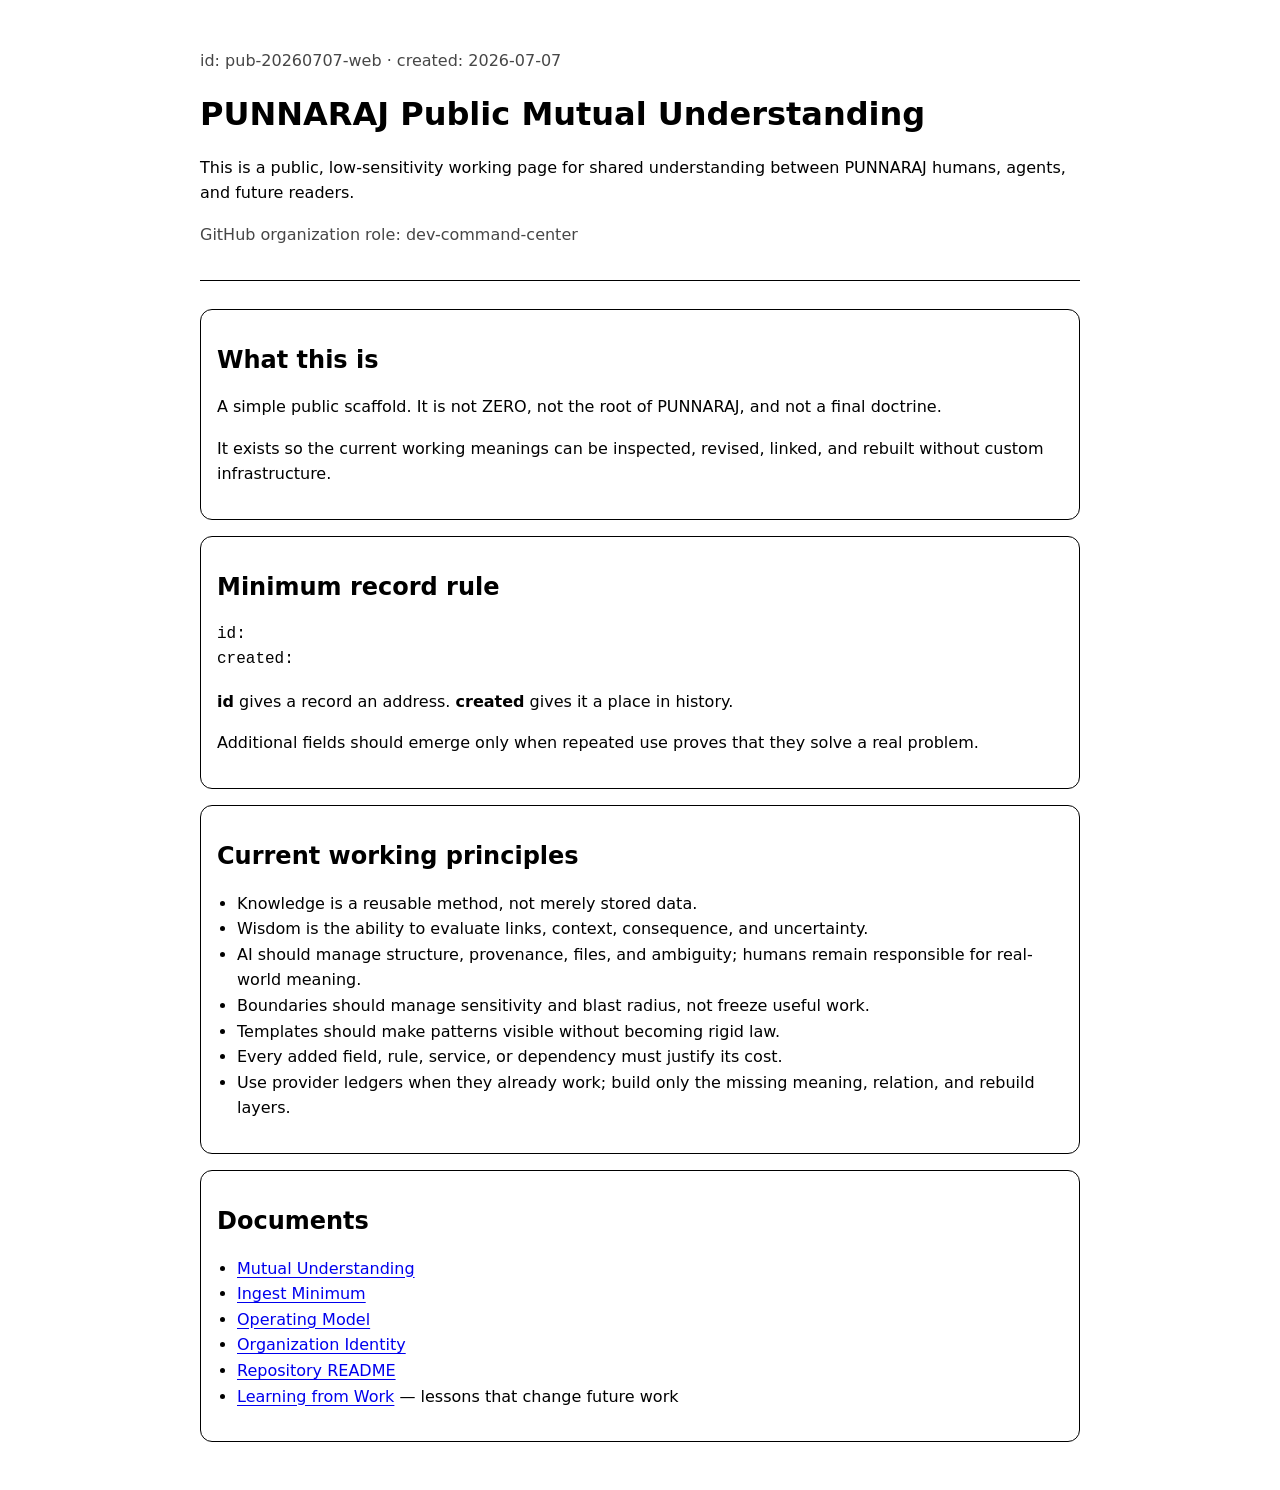
<file: index.html>
<!doctype html>
<html lang="en">
<head>
  <meta charset="utf-8" />
  <meta name="viewport" content="width=device-width, initial-scale=1" />
  <title>PUNNARAJ Public Mutual Understanding</title>
  <link rel="stylesheet" href="styles.css">
</head>
<body>
  <header>
    <p class="meta">id: pub-20260707-web · created: 2026-07-07</p>
    <h1>PUNNARAJ Public Mutual Understanding</h1>
    <p>This is a public, low-sensitivity working page for shared understanding between PUNNARAJ humans, agents, and future readers.</p>
    <p class="meta">GitHub organization role: dev-command-center</p>
  </header>

  <section class="card">
    <h2>What this is</h2>
    <p>A simple public scaffold. It is not ZERO, not the root of PUNNARAJ, and not a final doctrine.</p>
    <p>It exists so the current working meanings can be inspected, revised, linked, and rebuilt without custom infrastructure.</p>
  </section>

  <section class="card">
    <h2>Minimum record rule</h2>
    <pre><code>id:
created:</code></pre>
    <p><strong>id</strong> gives a record an address. <strong>created</strong> gives it a place in history.</p>
    <p>Additional fields should emerge only when repeated use proves that they solve a real problem.</p>
  </section>

  <section class="card">
    <h2>Current working principles</h2>
    <ul>
      <li>Knowledge is a reusable method, not merely stored data.</li>
      <li>Wisdom is the ability to evaluate links, context, consequence, and uncertainty.</li>
      <li>AI should manage structure, provenance, files, and ambiguity; humans remain responsible for real-world meaning.</li>
      <li>Boundaries should manage sensitivity and blast radius, not freeze useful work.</li>
      <li>Templates should make patterns visible without becoming rigid law.</li>
      <li>Every added field, rule, service, or dependency must justify its cost.</li>
      <li>Use provider ledgers when they already work; build only the missing meaning, relation, and rebuild layers.</li>
    </ul>
  </section>

  <section class="card">
    <h2>Documents</h2>
    <ul>
      <li><a href="docs/MUTUAL_UNDERSTANDING.md">Mutual Understanding</a></li>
      <li><a href="docs/INGEST_MINIMUM.md">Ingest Minimum</a></li>
      <li><a href="docs/OPERATING_MODEL.md">Operating Model</a></li>
      <li><a href="docs/ORG_IDENTITY.md">Organization Identity</a></li>
      <li><a href="README.md">Repository README</a></li>
      <li><a href="learning/">Learning from Work</a> — lessons that change future work</li>
    </ul>
  </section>
</body>
</html>
</file>
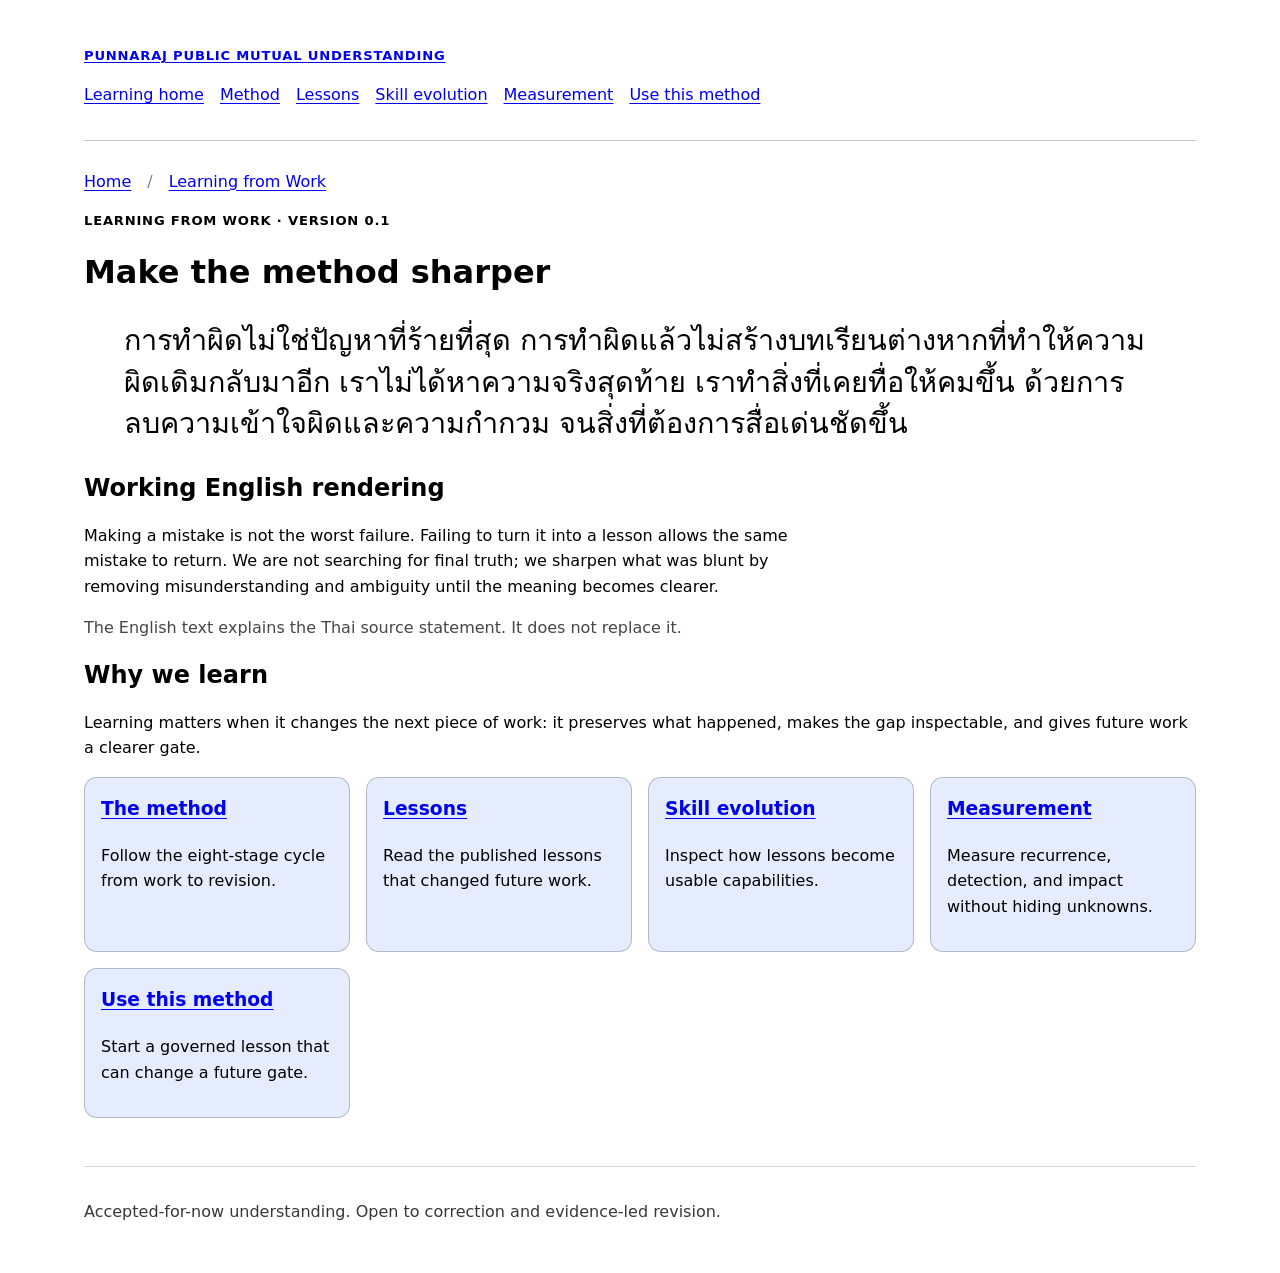
<file: learning/index.html>
<!doctype html>
<html lang="en">
<head>
  <meta charset="utf-8" />
  <meta name="viewport" content="width=device-width, initial-scale=1" />
  <title>Learning from Work · PUNNARAJ</title>
  <link rel="stylesheet" href="../styles.css" />
</head>
<body class="learning-page">
  <a class="skip-link" href="#main">Skip to content</a>
  <header class="site-header">
    <p class="eyebrow"><a href="../">PUNNARAJ Public Mutual Understanding</a></p>
    <nav class="learning-nav" aria-label="Learning navigation">
      <ul>
        <li><a href="./">Learning home</a></li>
        <li><a href="method/">Method</a></li>
        <li><a href="lessons/">Lessons</a></li>
        <li><a href="skills/">Skill evolution</a></li>
        <li><a href="measurement/">Measurement</a></li>
        <li><a href="use-this-method/">Use this method</a></li>
      </ul>
    </nav>
  </header>
  <nav class="breadcrumbs" aria-label="Breadcrumb">
    <ul>
      <li><a href="../">Home</a></li>
      <li><a href="./">Learning from Work</a></li>
    </ul>
  </nav>
  <main id="main">
    <p class="eyebrow">Learning from Work · version 0.1</p>
    <h1>Make the method sharper</h1>
    <blockquote class="source-statement" lang="th">
      <p>การทำผิดไม่ใช่ปัญหาที่ร้ายที่สุด การทำผิดแล้วไม่สร้างบทเรียนต่างหากที่ทำให้ความผิดเดิมกลับมาอีก เราไม่ได้หาความจริงสุดท้าย เราทำสิ่งที่เคยทื่อให้คมขึ้น ด้วยการลบความเข้าใจผิดและความกำกวม จนสิ่งที่ต้องการสื่อเด่นชัดขึ้น</p>
    </blockquote>
    <section aria-labelledby="rendering-title" class="reading">
      <h2 id="rendering-title">Working English rendering</h2>
      <p>Making a mistake is not the worst failure. Failing to turn it into a lesson allows the same mistake to return. We are not searching for final truth; we sharpen what was blunt by removing misunderstanding and ambiguity until the meaning becomes clearer.</p>
      <p class="meta">The English text explains the Thai source statement. It does not replace it.</p>
    </section>
    <section aria-labelledby="paths-title">
      <h2 id="paths-title">Why we learn</h2>
      <p>Learning matters when it changes the next piece of work: it preserves what happened, makes the gap inspectable, and gives future work a clearer gate.</p>
      <div class="lesson-grid">
        <article class="lesson-card">
          <h3><a href="method/">The method</a></h3>
          <p>Follow the eight-stage cycle from work to revision.</p>
        </article>
        <article class="lesson-card">
          <h3><a href="lessons/">Lessons</a></h3>
          <p>Read the published lessons that changed future work.</p>
        </article>
        <article class="lesson-card">
          <h3><a href="skills/">Skill evolution</a></h3>
          <p>Inspect how lessons become usable capabilities.</p>
        </article>
        <article class="lesson-card">
          <h3><a href="measurement/">Measurement</a></h3>
          <p>Measure recurrence, detection, and impact without hiding unknowns.</p>
        </article>
        <article class="lesson-card">
          <h3><a href="use-this-method/">Use this method</a></h3>
          <p>Start a governed lesson that can change a future gate.</p>
        </article>
      </div>
    </section>
  </main>
  <footer class="site-footer">
    <p>Accepted-for-now understanding. Open to correction and evidence-led revision.</p>
  </footer>
</body>
</html>
</file>
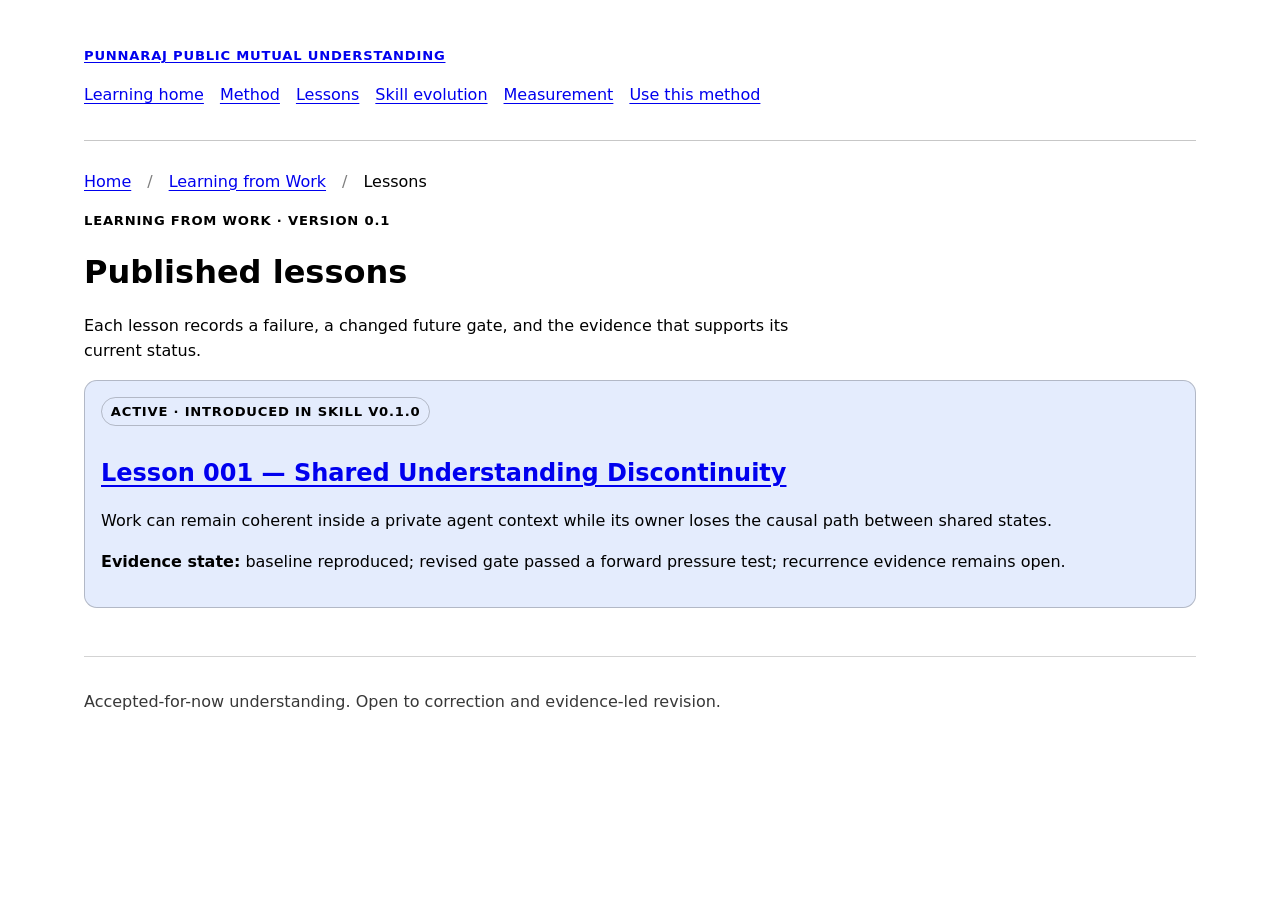
<file: learning/lessons/index.html>
<!doctype html>
<html lang="en">
<head>
  <meta charset="utf-8" />
  <meta name="viewport" content="width=device-width, initial-scale=1" />
  <title>Lessons · PUNNARAJ</title>
  <link rel="stylesheet" href="../../styles.css" />
</head>
<body class="learning-page">
  <a class="skip-link" href="#main">Skip to content</a>
  <header class="site-header">
    <p class="eyebrow"><a href="../../">PUNNARAJ Public Mutual Understanding</a></p>
    <nav class="learning-nav" aria-label="Learning navigation">
      <ul>
        <li><a href="../">Learning home</a></li>
        <li><a href="../method/">Method</a></li>
        <li><a href="./">Lessons</a></li>
        <li><a href="../skills/">Skill evolution</a></li>
        <li><a href="../measurement/">Measurement</a></li>
        <li><a href="../use-this-method/">Use this method</a></li>
      </ul>
    </nav>
  </header>
  <nav class="breadcrumbs" aria-label="Breadcrumb">
    <ul>
      <li><a href="../../">Home</a></li>
      <li><a href="../">Learning from Work</a></li>
      <li>Lessons</li>
    </ul>
  </nav>
  <main id="main">
    <p class="eyebrow">Learning from Work · version 0.1</p>
    <h1>Published lessons</h1>
    <p class="reading">Each lesson records a failure, a changed future gate, and the evidence that supports its current status.</p>
    <div class="lesson-grid">
      <article class="lesson-card">
        <p class="status">Active · introduced in skill v0.1.0</p>
        <h2><a href="001-shared-understanding-discontinuity/">Lesson 001 — Shared Understanding Discontinuity</a></h2>
        <p>Work can remain coherent inside a private agent context while its owner loses the causal path between shared states.</p>
        <p><strong>Evidence state:</strong> baseline reproduced; revised gate passed a forward pressure test; recurrence evidence remains open.</p>
      </article>
    </div>
  </main>
  <footer class="site-footer">
    <p>Accepted-for-now understanding. Open to correction and evidence-led revision.</p>
  </footer>
</body>
</html>
</file>
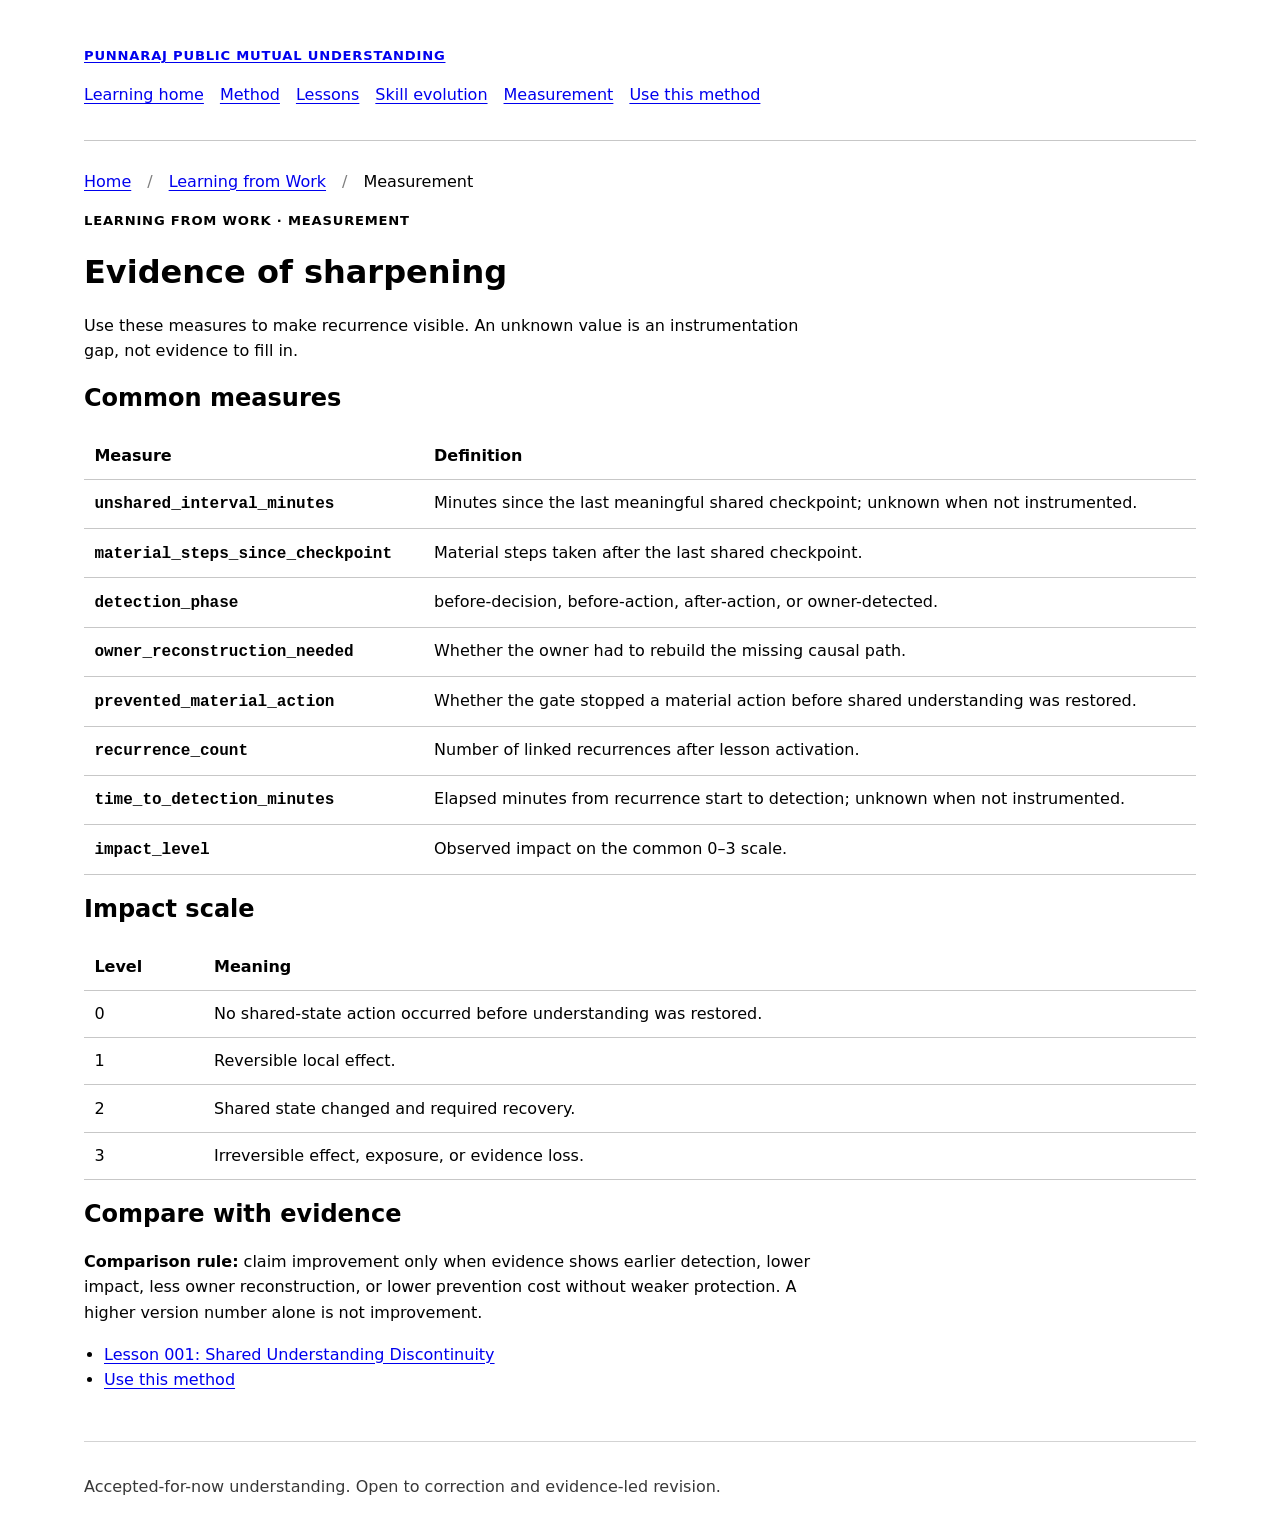
<file: learning/measurement/index.html>
<!doctype html>
<html lang="en">
<head>
  <meta charset="utf-8" />
  <meta name="viewport" content="width=device-width, initial-scale=1" />
  <title>Measurement · PUNNARAJ</title>
  <link rel="stylesheet" href="../../styles.css" />
</head>
<body class="learning-page">
  <a class="skip-link" href="#main">Skip to content</a>
  <header class="site-header">
    <p class="eyebrow"><a href="../../">PUNNARAJ Public Mutual Understanding</a></p>
    <nav class="learning-nav" aria-label="Learning navigation">
      <ul>
        <li><a href="../">Learning home</a></li>
        <li><a href="../method/">Method</a></li>
        <li><a href="../lessons/">Lessons</a></li>
        <li><a href="../skills/">Skill evolution</a></li>
        <li><a href="./" aria-current="page">Measurement</a></li>
        <li><a href="../use-this-method/">Use this method</a></li>
      </ul>
    </nav>
  </header>
  <nav class="breadcrumbs" aria-label="Breadcrumb">
    <ul>
      <li><a href="../../">Home</a></li>
      <li><a href="../">Learning from Work</a></li>
      <li>Measurement</li>
    </ul>
  </nav>
  <main id="main">
    <p class="eyebrow">Learning from Work · measurement</p>
    <h1>Evidence of sharpening</h1>
    <p class="reading">Use these measures to make recurrence visible. An unknown value is an instrumentation gap, not evidence to fill in.</p>
    <section aria-labelledby="metrics-title">
      <h2 id="metrics-title">Common measures</h2>
      <table class="metric-table">
        <thead>
          <tr><th scope="col">Measure</th><th scope="col">Definition</th></tr>
        </thead>
        <tbody>
          <tr><th scope="row"><code>unshared_interval_minutes</code></th><td>Minutes since the last meaningful shared checkpoint; unknown when not instrumented.</td></tr>
          <tr><th scope="row"><code>material_steps_since_checkpoint</code></th><td>Material steps taken after the last shared checkpoint.</td></tr>
          <tr><th scope="row"><code>detection_phase</code></th><td>before-decision, before-action, after-action, or owner-detected.</td></tr>
          <tr><th scope="row"><code>owner_reconstruction_needed</code></th><td>Whether the owner had to rebuild the missing causal path.</td></tr>
          <tr><th scope="row"><code>prevented_material_action</code></th><td>Whether the gate stopped a material action before shared understanding was restored.</td></tr>
          <tr><th scope="row"><code>recurrence_count</code></th><td>Number of linked recurrences after lesson activation.</td></tr>
          <tr><th scope="row"><code>time_to_detection_minutes</code></th><td>Elapsed minutes from recurrence start to detection; unknown when not instrumented.</td></tr>
          <tr><th scope="row"><code>impact_level</code></th><td>Observed impact on the common 0–3 scale.</td></tr>
        </tbody>
      </table>
    </section>
    <section aria-labelledby="impact-title">
      <h2 id="impact-title">Impact scale</h2>
      <table class="metric-table">
        <thead>
          <tr><th scope="col">Level</th><th scope="col">Meaning</th></tr>
        </thead>
        <tbody>
          <tr><td>0</td><td>No shared-state action occurred before understanding was restored.</td></tr>
          <tr><td>1</td><td>Reversible local effect.</td></tr>
          <tr><td>2</td><td>Shared state changed and required recovery.</td></tr>
          <tr><td>3</td><td>Irreversible effect, exposure, or evidence loss.</td></tr>
        </tbody>
      </table>
    </section>
    <section class="reading" aria-labelledby="comparison-title">
      <h2 id="comparison-title">Compare with evidence</h2>
      <p><strong>Comparison rule:</strong> claim improvement only when evidence shows earlier detection, lower impact, less owner reconstruction, or lower prevention cost without weaker protection. A higher version number alone is not improvement.</p>
    </section>
    <nav aria-label="Related learning pages">
      <ul>
        <li><a href="../lessons/001-shared-understanding-discontinuity/">Lesson 001: Shared Understanding Discontinuity</a></li>
        <li><a href="../use-this-method/">Use this method</a></li>
      </ul>
    </nav>
  </main>
  <footer class="site-footer">
    <p>Accepted-for-now understanding. Open to correction and evidence-led revision.</p>
  </footer>
</body>
</html>
</file>
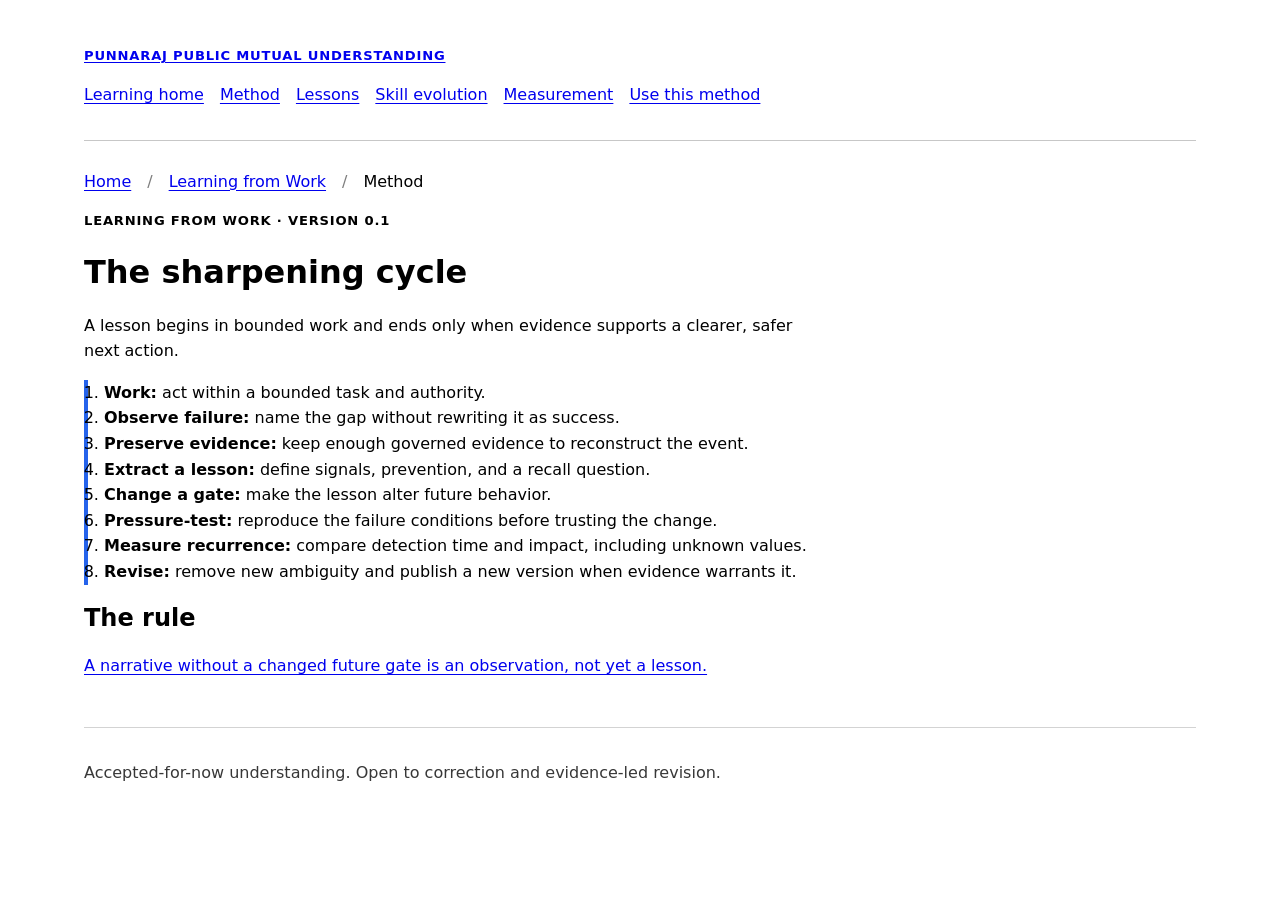
<file: learning/method/index.html>
<!doctype html>
<html lang="en">
<head>
  <meta charset="utf-8" />
  <meta name="viewport" content="width=device-width, initial-scale=1" />
  <title>The Learning Method · PUNNARAJ</title>
  <link rel="stylesheet" href="../../styles.css" />
</head>
<body class="learning-page">
  <a class="skip-link" href="#main">Skip to content</a>
  <header class="site-header">
    <p class="eyebrow"><a href="../../">PUNNARAJ Public Mutual Understanding</a></p>
    <nav class="learning-nav" aria-label="Learning navigation">
      <ul>
        <li><a href="../">Learning home</a></li>
        <li><a href="./">Method</a></li>
        <li><a href="../lessons/">Lessons</a></li>
        <li><a href="../skills/">Skill evolution</a></li>
        <li><a href="../measurement/">Measurement</a></li>
        <li><a href="../use-this-method/">Use this method</a></li>
      </ul>
    </nav>
  </header>
  <nav class="breadcrumbs" aria-label="Breadcrumb">
    <ul>
      <li><a href="../../">Home</a></li>
      <li><a href="../">Learning from Work</a></li>
      <li>Method</li>
    </ul>
  </nav>
  <main id="main">
    <p class="eyebrow">Learning from Work · version 0.1</p>
    <h1>The sharpening cycle</h1>
    <p class="reading">A lesson begins in bounded work and ends only when evidence supports a clearer, safer next action.</p>
    <ol class="cycle">
      <li><strong>Work:</strong> act within a bounded task and authority.</li>
      <li><strong>Observe failure:</strong> name the gap without rewriting it as success.</li>
      <li><strong>Preserve evidence:</strong> keep enough governed evidence to reconstruct the event.</li>
      <li><strong>Extract a lesson:</strong> define signals, prevention, and a recall question.</li>
      <li><strong>Change a gate:</strong> make the lesson alter future behavior.</li>
      <li><strong>Pressure-test:</strong> reproduce the failure conditions before trusting the change.</li>
      <li><strong>Measure recurrence:</strong> compare detection time and impact, including unknown values.</li>
      <li><strong>Revise:</strong> remove new ambiguity and publish a new version when evidence warrants it.</li>
    </ol>
    <section aria-labelledby="rule-title" class="reading">
      <h2 id="rule-title">The rule</h2>
      <p><a href="../use-this-method/">A narrative without a changed future gate is an observation, not yet a lesson.</a></p>
    </section>
  </main>
  <footer class="site-footer">
    <p>Accepted-for-now understanding. Open to correction and evidence-led revision.</p>
  </footer>
</body>
</html>
</file>
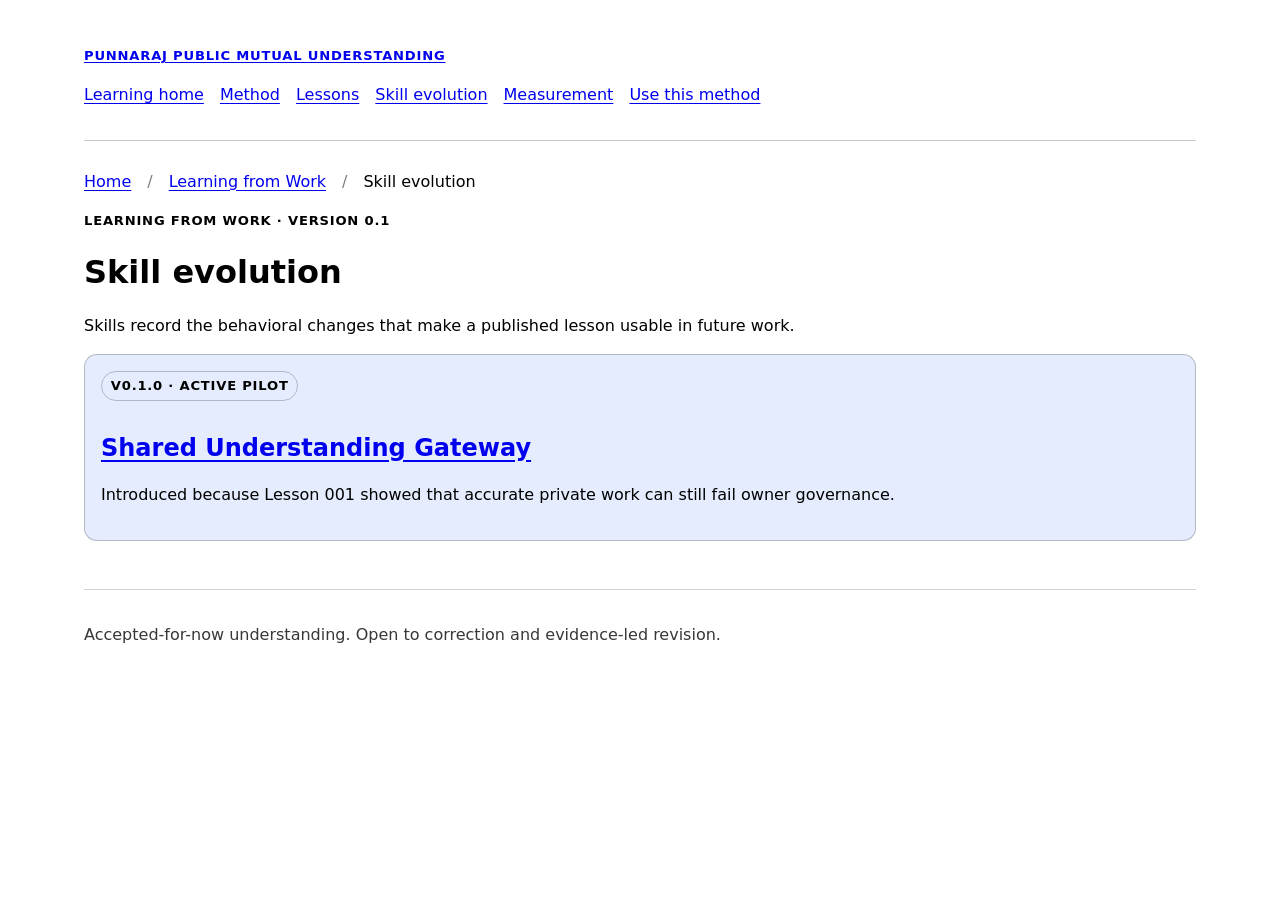
<file: learning/skills/index.html>
<!doctype html>
<html lang="en">
<head>
  <meta charset="utf-8" />
  <meta name="viewport" content="width=device-width, initial-scale=1" />
  <title>Skill evolution · PUNNARAJ</title>
  <link rel="stylesheet" href="../../styles.css" />
</head>
<body class="learning-page">
  <a class="skip-link" href="#main">Skip to content</a>
  <header class="site-header">
    <p class="eyebrow"><a href="../../">PUNNARAJ Public Mutual Understanding</a></p>
    <nav class="learning-nav" aria-label="Learning navigation">
      <ul>
        <li><a href="../">Learning home</a></li>
        <li><a href="../method/">Method</a></li>
        <li><a href="../lessons/">Lessons</a></li>
        <li><a href="./">Skill evolution</a></li>
        <li><a href="../measurement/">Measurement</a></li>
        <li><a href="../use-this-method/">Use this method</a></li>
      </ul>
    </nav>
  </header>
  <nav class="breadcrumbs" aria-label="Breadcrumb">
    <ul>
      <li><a href="../../">Home</a></li>
      <li><a href="../">Learning from Work</a></li>
      <li>Skill evolution</li>
    </ul>
  </nav>
  <main id="main">
    <p class="eyebrow">Learning from Work · version 0.1</p>
    <h1>Skill evolution</h1>
    <p class="reading">Skills record the behavioral changes that make a published lesson usable in future work.</p>
    <div class="lesson-grid">
      <article class="lesson-card">
        <p class="status">v0.1.0 · active pilot</p>
        <h2><a href="shared-understanding-gateway/">Shared Understanding Gateway</a></h2>
        <p>Introduced because Lesson 001 showed that accurate private work can still fail owner governance.</p>
      </article>
    </div>
  </main>
  <footer class="site-footer">
    <p>Accepted-for-now understanding. Open to correction and evidence-led revision.</p>
  </footer>
</body>
</html>
</file>
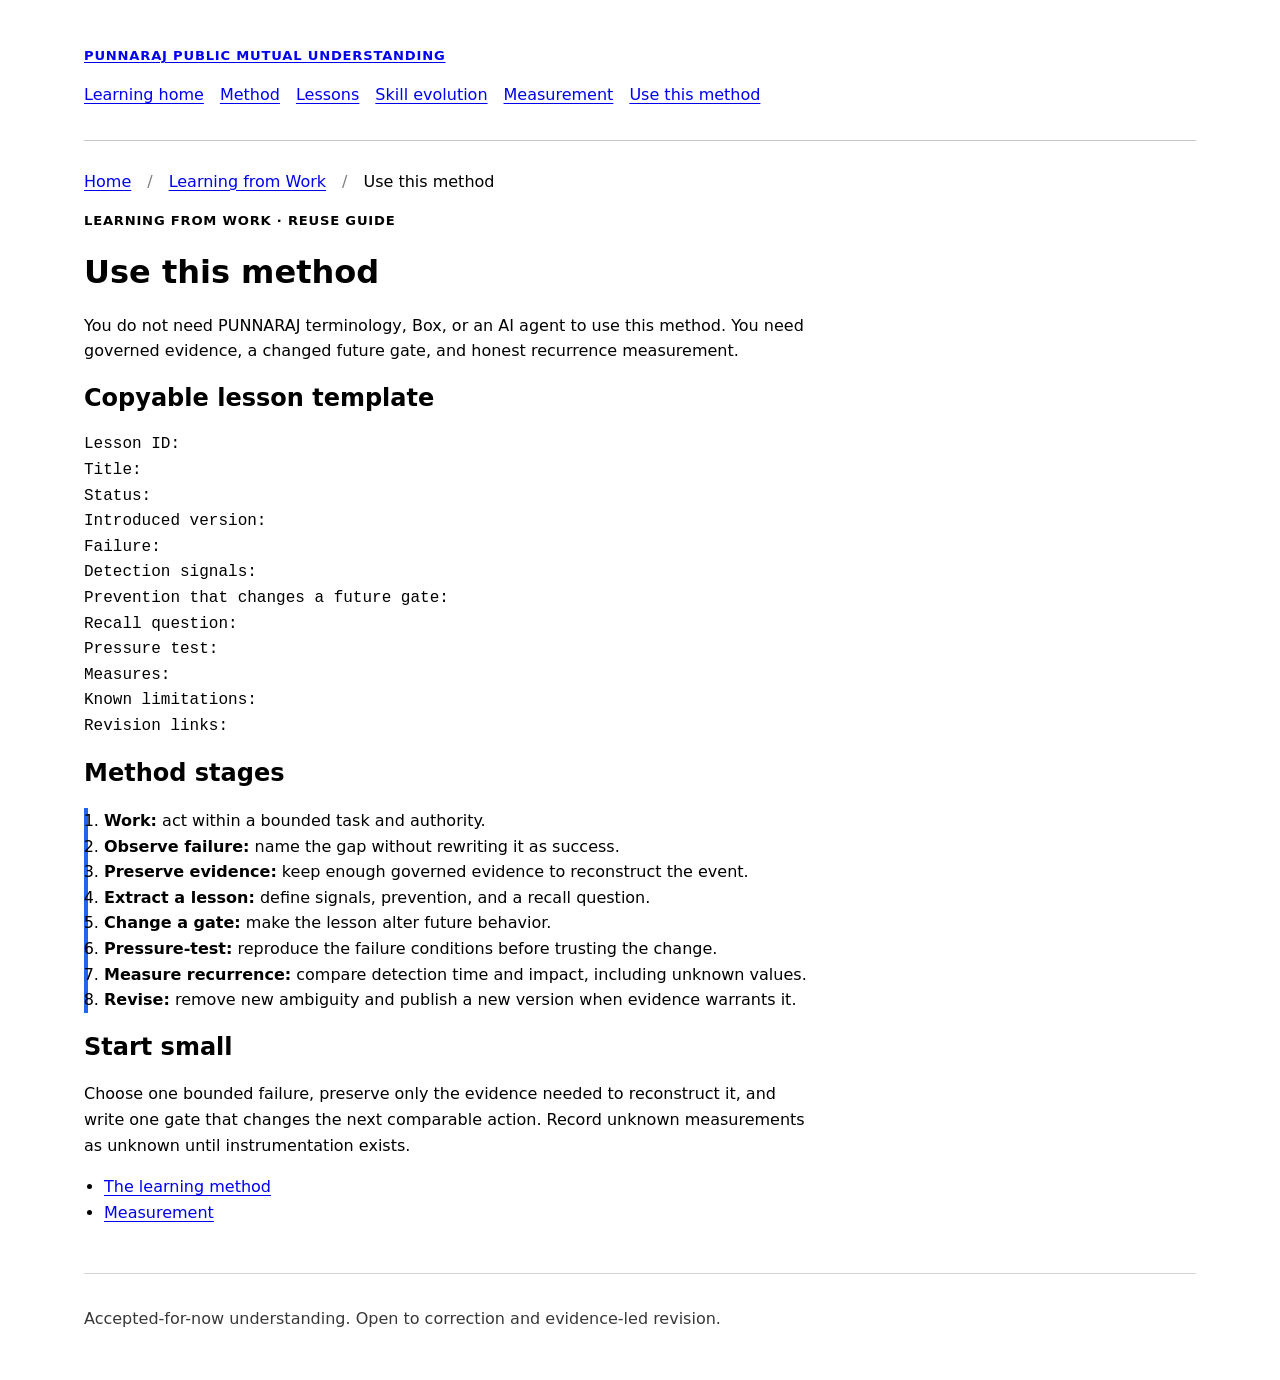
<file: learning/use-this-method/index.html>
<!doctype html>
<html lang="en">
<head>
  <meta charset="utf-8" />
  <meta name="viewport" content="width=device-width, initial-scale=1" />
  <title>Use This Method · PUNNARAJ</title>
  <link rel="stylesheet" href="../../styles.css" />
</head>
<body class="learning-page">
  <a class="skip-link" href="#main">Skip to content</a>
  <header class="site-header">
    <p class="eyebrow"><a href="../../">PUNNARAJ Public Mutual Understanding</a></p>
    <nav class="learning-nav" aria-label="Learning navigation">
      <ul>
        <li><a href="../">Learning home</a></li>
        <li><a href="../method/">Method</a></li>
        <li><a href="../lessons/">Lessons</a></li>
        <li><a href="../skills/">Skill evolution</a></li>
        <li><a href="../measurement/">Measurement</a></li>
        <li><a href="./" aria-current="page">Use this method</a></li>
      </ul>
    </nav>
  </header>
  <nav class="breadcrumbs" aria-label="Breadcrumb">
    <ul>
      <li><a href="../../">Home</a></li>
      <li><a href="../">Learning from Work</a></li>
      <li>Use this method</li>
    </ul>
  </nav>
  <main id="main">
    <p class="eyebrow">Learning from Work · reuse guide</p>
    <h1>Use this method</h1>
    <p class="reading">You do not need PUNNARAJ terminology, Box, or an AI agent to use this method. You need governed evidence, a changed future gate, and honest recurrence measurement.</p>
    <section aria-labelledby="template-title">
      <h2 id="template-title">Copyable lesson template</h2>
      <pre><code>Lesson ID:
Title:
Status:
Introduced version:
Failure:
Detection signals:
Prevention that changes a future gate:
Recall question:
Pressure test:
Measures:
Known limitations:
Revision links:</code></pre>
    </section>
    <section aria-labelledby="stages-title" class="reading">
      <h2 id="stages-title">Method stages</h2>
      <ol class="cycle">
        <li><strong>Work:</strong> act within a bounded task and authority.</li>
        <li><strong>Observe failure:</strong> name the gap without rewriting it as success.</li>
        <li><strong>Preserve evidence:</strong> keep enough governed evidence to reconstruct the event.</li>
        <li><strong>Extract a lesson:</strong> define signals, prevention, and a recall question.</li>
        <li><strong>Change a gate:</strong> make the lesson alter future behavior.</li>
        <li><strong>Pressure-test:</strong> reproduce the failure conditions before trusting the change.</li>
        <li><strong>Measure recurrence:</strong> compare detection time and impact, including unknown values.</li>
        <li><strong>Revise:</strong> remove new ambiguity and publish a new version when evidence warrants it.</li>
      </ol>
    </section>
    <section class="reading" aria-labelledby="start-title">
      <h2 id="start-title">Start small</h2>
      <p>Choose one bounded failure, preserve only the evidence needed to reconstruct it, and write one gate that changes the next comparable action. Record unknown measurements as unknown until instrumentation exists.</p>
    </section>
    <nav aria-label="Related learning pages">
      <ul>
        <li><a href="../method/">The learning method</a></li>
        <li><a href="../measurement/">Measurement</a></li>
      </ul>
    </nav>
  </main>
  <footer class="site-footer">
    <p>Accepted-for-now understanding. Open to correction and evidence-led revision.</p>
  </footer>
</body>
</html>
</file>
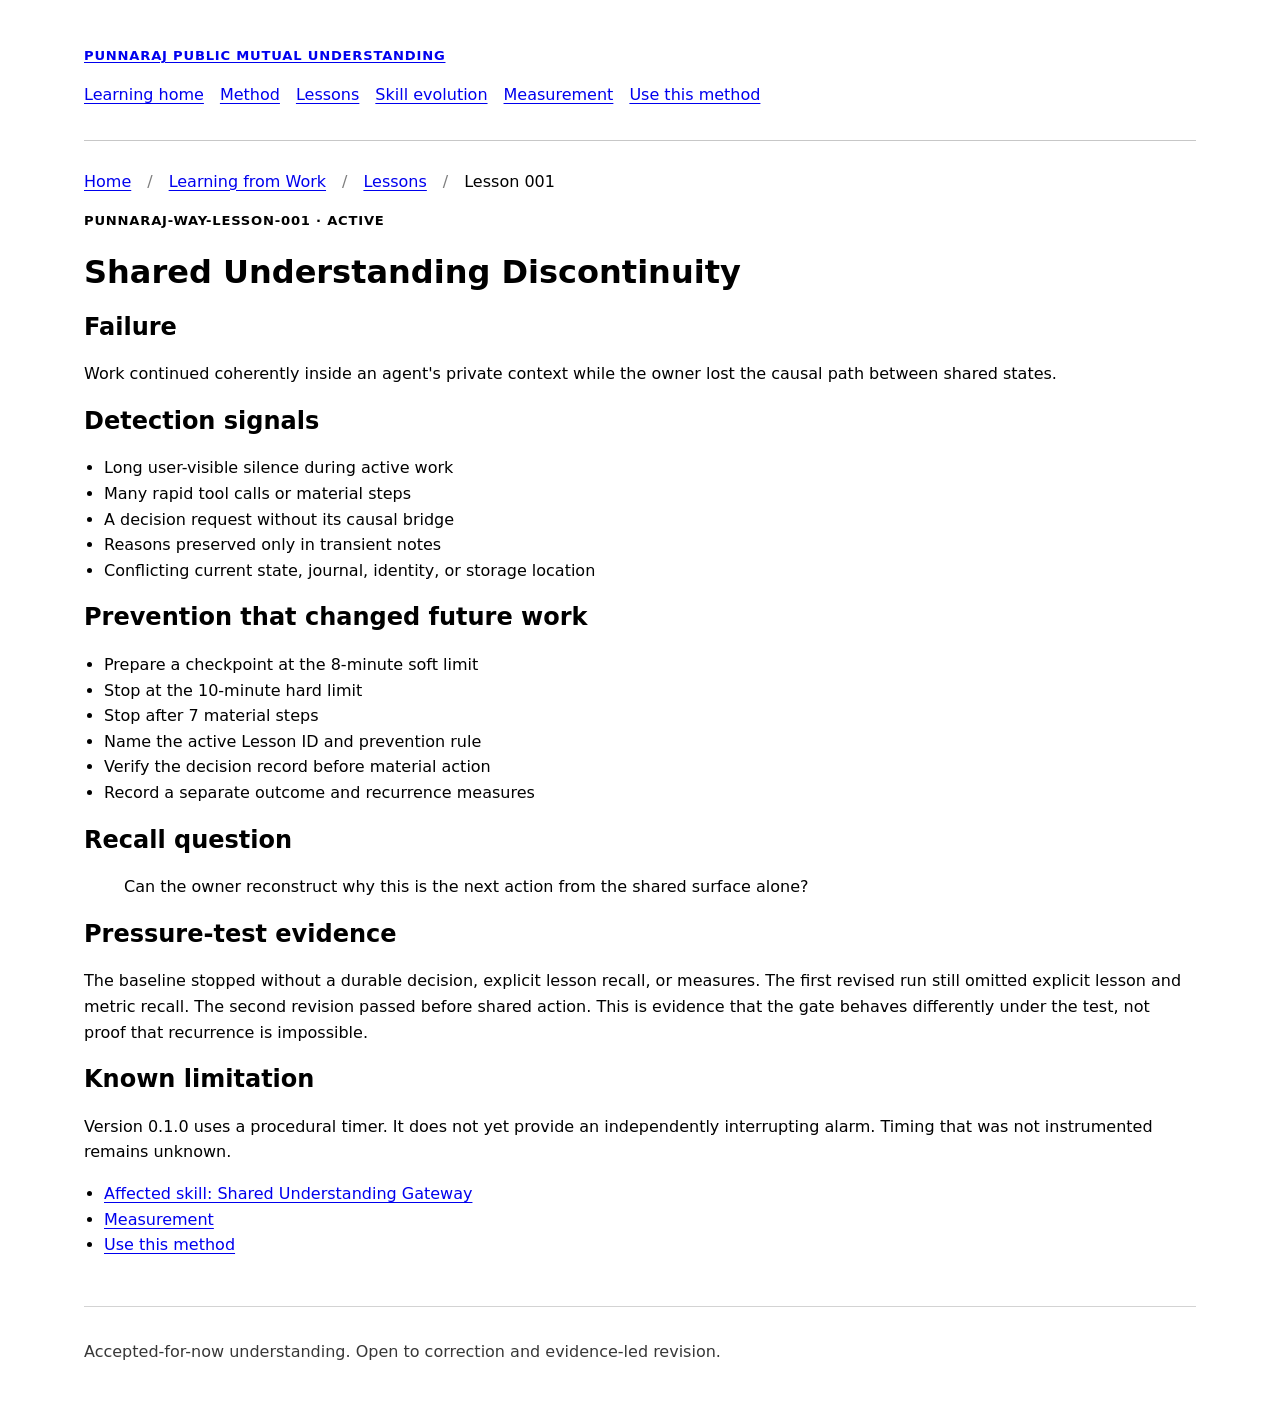
<file: learning/lessons/001-shared-understanding-discontinuity/index.html>
<!doctype html>
<html lang="en">
<head>
  <meta charset="utf-8" />
  <meta name="viewport" content="width=device-width, initial-scale=1" />
  <title>Lesson 001: Shared Understanding Discontinuity · PUNNARAJ</title>
  <link rel="stylesheet" href="../../../styles.css" />
</head>
<body class="learning-page">
  <a class="skip-link" href="#main">Skip to content</a>
  <header class="site-header">
    <p class="eyebrow"><a href="../../../">PUNNARAJ Public Mutual Understanding</a></p>
    <nav class="learning-nav" aria-label="Learning navigation">
      <ul>
        <li><a href="../../">Learning home</a></li>
        <li><a href="../../method/">Method</a></li>
        <li><a href="../">Lessons</a></li>
        <li><a href="../../skills/">Skill evolution</a></li>
        <li><a href="../../measurement/">Measurement</a></li>
        <li><a href="../../use-this-method/">Use this method</a></li>
      </ul>
    </nav>
  </header>
  <nav class="breadcrumbs" aria-label="Breadcrumb">
    <ul>
      <li><a href="../../../">Home</a></li>
      <li><a href="../../">Learning from Work</a></li>
      <li><a href="../">Lessons</a></li>
      <li>Lesson 001</li>
    </ul>
  </nav>
  <main id="main">
    <p class="eyebrow">PUNNARAJ-WAY-LESSON-001 · active</p>
    <h1>Shared Understanding Discontinuity</h1>
    <section>
      <h2>Failure</h2>
      <p>Work continued coherently inside an agent's private context while the owner lost the causal path between shared states.</p>
    </section>
    <section>
      <h2>Detection signals</h2>
      <ul>
        <li>Long user-visible silence during active work</li>
        <li>Many rapid tool calls or material steps</li>
        <li>A decision request without its causal bridge</li>
        <li>Reasons preserved only in transient notes</li>
        <li>Conflicting current state, journal, identity, or storage location</li>
      </ul>
    </section>
    <section>
      <h2>Prevention that changed future work</h2>
      <ul>
        <li>Prepare a checkpoint at the 8-minute soft limit</li>
        <li>Stop at the 10-minute hard limit</li>
        <li>Stop after 7 material steps</li>
        <li>Name the active Lesson ID and prevention rule</li>
        <li>Verify the decision record before material action</li>
        <li>Record a separate outcome and recurrence measures</li>
      </ul>
    </section>
    <section>
      <h2>Recall question</h2>
      <blockquote><p>Can the owner reconstruct why this is the next action from the shared surface alone?</p></blockquote>
    </section>
    <section>
      <h2>Pressure-test evidence</h2>
      <p>The baseline stopped without a durable decision, explicit lesson recall, or measures. The first revised run still omitted explicit lesson and metric recall. The second revision passed before shared action. This is evidence that the gate behaves differently under the test, not proof that recurrence is impossible.</p>
    </section>
    <section>
      <h2>Known limitation</h2>
      <p>Version 0.1.0 uses a procedural timer. It does not yet provide an independently interrupting alarm. Timing that was not instrumented remains unknown.</p>
    </section>
    <nav aria-label="Related learning pages">
      <ul>
        <li><a href="../../skills/shared-understanding-gateway/">Affected skill: Shared Understanding Gateway</a></li>
        <li><a href="../../measurement/">Measurement</a></li>
        <li><a href="../../use-this-method/">Use this method</a></li>
      </ul>
    </nav>
  </main>
  <footer class="site-footer">
    <p>Accepted-for-now understanding. Open to correction and evidence-led revision.</p>
  </footer>
</body>
</html>
</file>
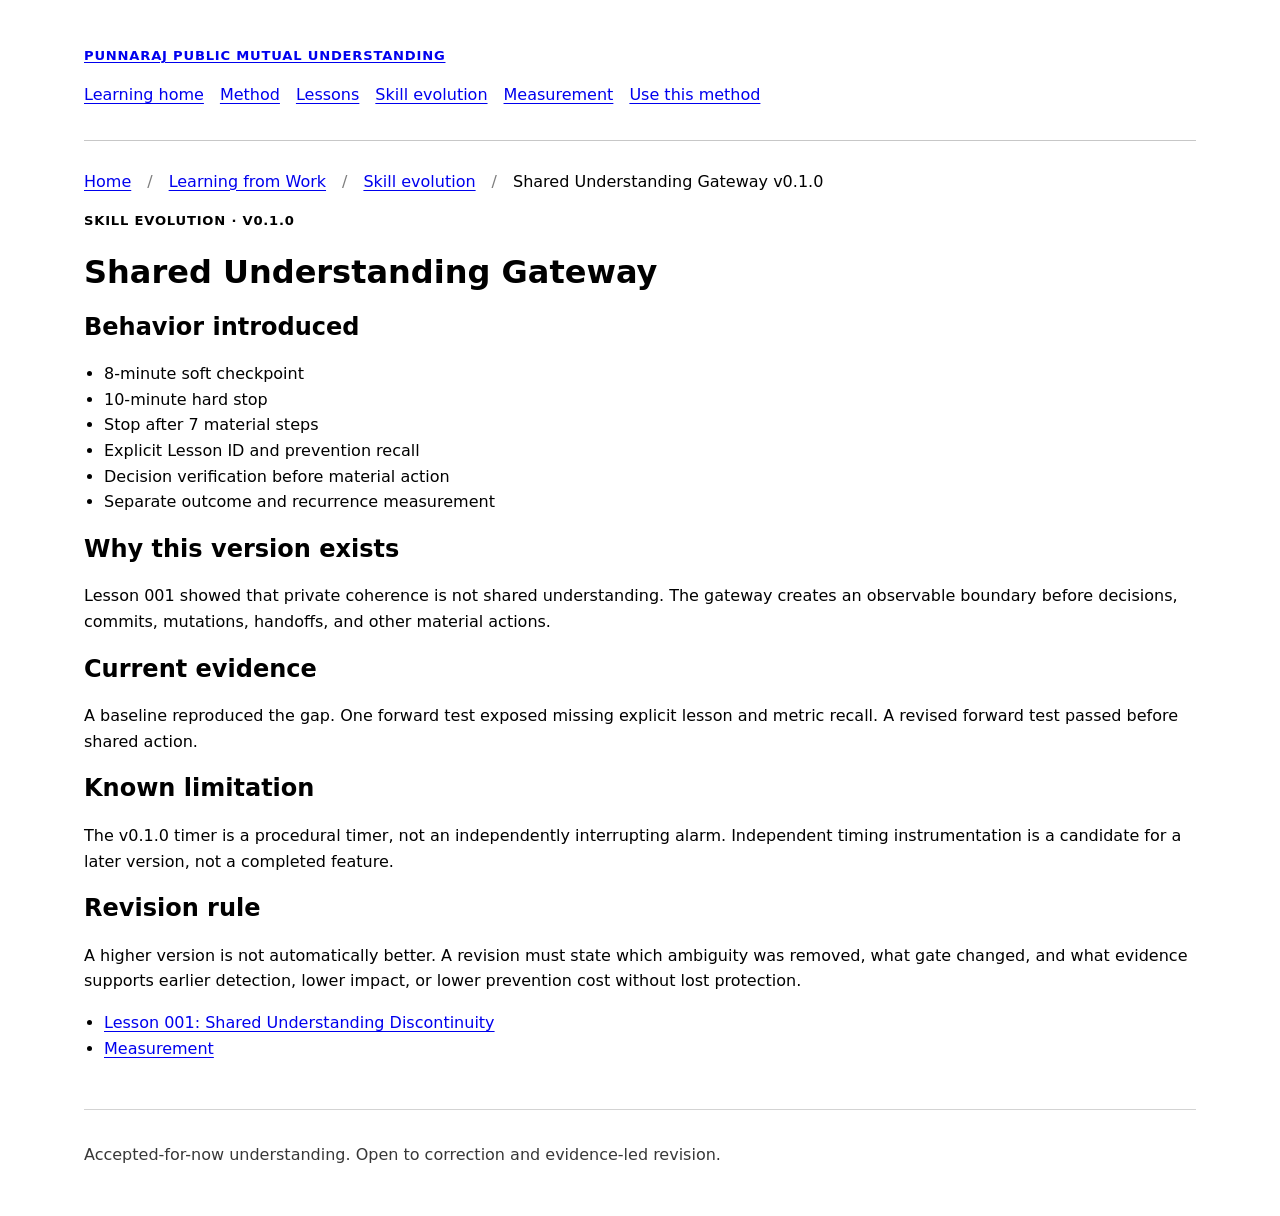
<file: learning/skills/shared-understanding-gateway/index.html>
<!doctype html>
<html lang="en">
<head>
  <meta charset="utf-8" />
  <meta name="viewport" content="width=device-width, initial-scale=1" />
  <title>Shared Understanding Gateway v0.1.0 · PUNNARAJ</title>
  <link rel="stylesheet" href="../../../styles.css" />
</head>
<body class="learning-page">
  <a class="skip-link" href="#main">Skip to content</a>
  <header class="site-header">
    <p class="eyebrow"><a href="../../../">PUNNARAJ Public Mutual Understanding</a></p>
    <nav class="learning-nav" aria-label="Learning navigation">
      <ul>
        <li><a href="../../">Learning home</a></li>
        <li><a href="../../method/">Method</a></li>
        <li><a href="../../lessons/">Lessons</a></li>
        <li><a href="../">Skill evolution</a></li>
        <li><a href="../../measurement/">Measurement</a></li>
        <li><a href="../../use-this-method/">Use this method</a></li>
      </ul>
    </nav>
  </header>
  <nav class="breadcrumbs" aria-label="Breadcrumb">
    <ul>
      <li><a href="../../../">Home</a></li>
      <li><a href="../../">Learning from Work</a></li>
      <li><a href="../">Skill evolution</a></li>
      <li>Shared Understanding Gateway v0.1.0</li>
    </ul>
  </nav>
  <main id="main">
    <p class="eyebrow">Skill evolution · v0.1.0</p>
    <h1>Shared Understanding Gateway</h1>
    <section>
      <h2>Behavior introduced</h2>
      <ul>
        <li>8-minute soft checkpoint</li>
        <li>10-minute hard stop</li>
        <li>Stop after 7 material steps</li>
        <li>Explicit Lesson ID and prevention recall</li>
        <li>Decision verification before material action</li>
        <li>Separate outcome and recurrence measurement</li>
      </ul>
    </section>
    <section>
      <h2>Why this version exists</h2>
      <p>Lesson 001 showed that private coherence is not shared understanding. The gateway creates an observable boundary before decisions, commits, mutations, handoffs, and other material actions.</p>
    </section>
    <section>
      <h2>Current evidence</h2>
      <p>A baseline reproduced the gap. One forward test exposed missing explicit lesson and metric recall. A revised forward test passed before shared action.</p>
    </section>
    <section>
      <h2>Known limitation</h2>
      <p>The v0.1.0 timer is a procedural timer, not an independently interrupting alarm. Independent timing instrumentation is a candidate for a later version, not a completed feature.</p>
    </section>
    <section>
      <h2>Revision rule</h2>
      <p>A higher version is not automatically better. A revision must state which ambiguity was removed, what gate changed, and what evidence supports earlier detection, lower impact, or lower prevention cost without lost protection.</p>
    </section>
    <nav aria-label="Related learning pages">
      <ul>
        <li><a href="../../lessons/001-shared-understanding-discontinuity/">Lesson 001: Shared Understanding Discontinuity</a></li>
        <li><a href="../../measurement/">Measurement</a></li>
      </ul>
    </nav>
  </main>
  <footer class="site-footer">
    <p>Accepted-for-now understanding. Open to correction and evidence-led revision.</p>
  </footer>
</body>
</html>
</file>
<file: styles.css>
:root { color-scheme: light dark; }
body { font-family: system-ui, -apple-system, BlinkMacSystemFont, "Segoe UI", sans-serif; line-height: 1.6; max-width: 920px; margin: 0 auto; padding: 32px 20px; }
header { border-bottom: 1px solid currentColor; margin-bottom: 28px; padding-bottom: 16px; }
h1, h2 { line-height: 1.2; }
code, pre { font-family: ui-monospace, SFMono-Regular, Menlo, Consolas, monospace; }
.meta { opacity: .72; }
.card { border: 1px solid currentColor; border-radius: 12px; padding: 16px; margin: 16px 0; }
ul { padding-left: 1.25rem; }

:root {
  --page-max: 72rem;
  --reading-max: 46rem;
  --learning-accent: #2563eb;
  --accent-soft: color-mix(in srgb, var(--learning-accent) 12%, transparent);
  --border: color-mix(in srgb, currentColor 22%, transparent);
}

* { box-sizing: border-box; }
html { scroll-behavior: smooth; }
.learning-page { max-width: var(--page-max); }
a { text-underline-offset: 0.18em; }
a:focus-visible, summary:focus-visible {
  outline: 3px solid var(--learning-accent);
  outline-offset: 3px;
}
.skip-link {
  position: absolute;
  left: 1rem;
  top: -5rem;
  padding: 0.65rem 0.9rem;
  color: Canvas;
  background: CanvasText;
  z-index: 10;
}
.skip-link:focus { top: 1rem; }
.site-header, .site-footer { border-color: var(--border); }
.breadcrumbs ul, .learning-nav ul {
  display: flex;
  flex-wrap: wrap;
  gap: 0.45rem 1rem;
  list-style: none;
  padding: 0;
}
.breadcrumbs li:not(:last-child)::after { content: "/"; margin-left: 1rem; opacity: 0.5; }
.reading { max-width: var(--reading-max); }
.eyebrow, .status { font-size: 0.82rem; font-weight: 700; letter-spacing: 0.06em; text-transform: uppercase; }
.status { display: inline-block; border: 1px solid var(--border); border-radius: 999px; padding: 0.2rem 0.55rem; }
.lesson-grid { display: grid; grid-template-columns: repeat(auto-fit, minmax(16rem, 1fr)); gap: 1rem; }
.lesson-card { border: 1px solid var(--border); border-radius: 0.8rem; padding: 1rem; background: var(--accent-soft); }
.lesson-card > :first-child { margin-top: 0; }
.metric-table { width: 100%; border-collapse: collapse; }
.metric-table th, .metric-table td { text-align: left; vertical-align: top; border-bottom: 1px solid var(--border); padding: 0.65rem; }
.cycle { border-left: 0.3rem solid var(--learning-accent); padding-left: 1rem; }
.source-statement { font-size: clamp(1.2rem, 3vw, 1.8rem); line-height: 1.45; }
.site-footer { border-top: 1px solid var(--border); margin-top: 3rem; padding-top: 1rem; opacity: 0.78; }
@media (max-width: 40rem) {
  body { padding: 1.25rem 1rem; }
  .metric-table { display: block; overflow-x: auto; }
}
@media (prefers-reduced-motion: reduce) {
  html { scroll-behavior: auto; }
}
</file>
